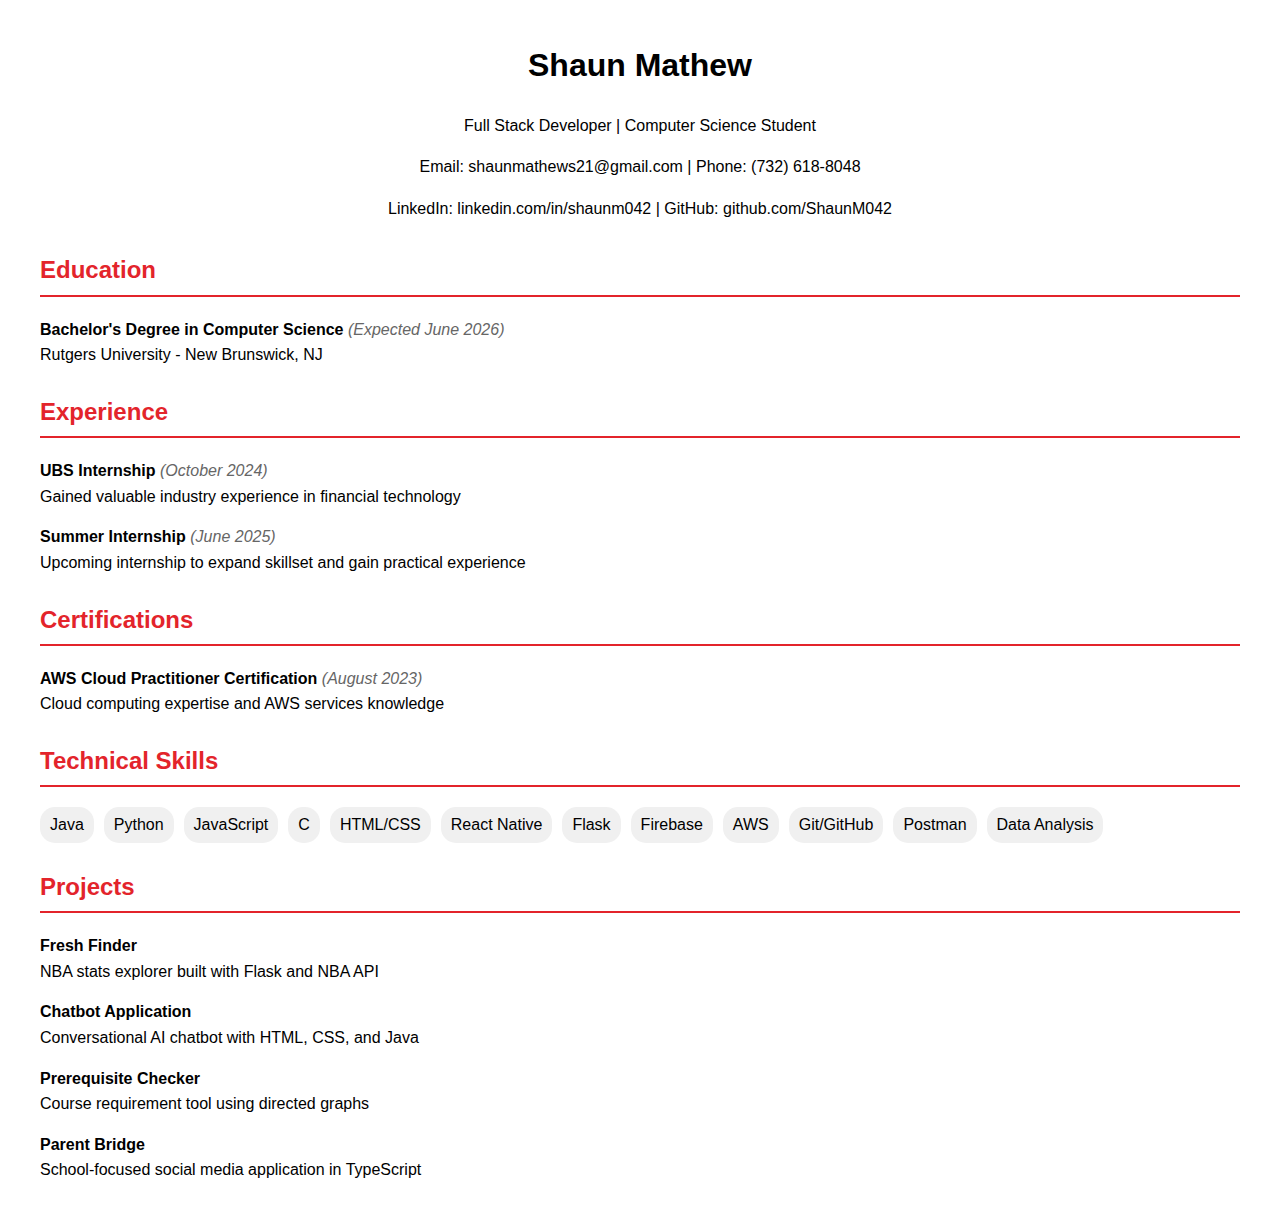
<file: resume.html>
<!DOCTYPE html>
<html>
<head>
    <title>Shaun Mathew - Resume</title>
    <style>
        body { font-family: Arial, sans-serif; margin: 40px; line-height: 1.6; }
        .header { text-align: center; margin-bottom: 30px; }
        .section { margin-bottom: 25px; }
        .section h2 { color: #E3242B; border-bottom: 2px solid #E3242B; padding-bottom: 5px; }
        .experience-item { margin-bottom: 15px; }
        .date { font-style: italic; color: #666; }
        .skills { display: flex; flex-wrap: wrap; gap: 10px; }
        .skill { background: #f0f0f0; padding: 5px 10px; border-radius: 15px; }
    </style>
</head>
<body>
    <div class="header">
        <h1>Shaun Mathew</h1>
        <p>Full Stack Developer | Computer Science Student</p>
        <p>Email: shaunmathews21@gmail.com | Phone: (732) 618-8048</p>
        <p>LinkedIn: linkedin.com/in/shaunm042 | GitHub: github.com/ShaunM042</p>
    </div>

    <div class="section">
        <h2>Education</h2>
        <div class="experience-item">
            <strong>Bachelor's Degree in Computer Science</strong> <span class="date">(Expected June 2026)</span><br>
            Rutgers University - New Brunswick, NJ
        </div>
    </div>

    <div class="section">
        <h2>Experience</h2>
        <div class="experience-item">
            <strong>UBS Internship</strong> <span class="date">(October 2024)</span><br>
            Gained valuable industry experience in financial technology
        </div>
        <div class="experience-item">
            <strong>Summer Internship</strong> <span class="date">(June 2025)</span><br>
            Upcoming internship to expand skillset and gain practical experience
        </div>
    </div>

    <div class="section">
        <h2>Certifications</h2>
        <div class="experience-item">
            <strong>AWS Cloud Practitioner Certification</strong> <span class="date">(August 2023)</span><br>
            Cloud computing expertise and AWS services knowledge
        </div>
    </div>

    <div class="section">
        <h2>Technical Skills</h2>
        <div class="skills">
            <span class="skill">Java</span>
            <span class="skill">Python</span>
            <span class="skill">JavaScript</span>
            <span class="skill">C</span>
            <span class="skill">HTML/CSS</span>
            <span class="skill">React Native</span>
            <span class="skill">Flask</span>
            <span class="skill">Firebase</span>
            <span class="skill">AWS</span>
            <span class="skill">Git/GitHub</span>
            <span class="skill">Postman</span>
            <span class="skill">Data Analysis</span>
        </div>
    </div>

    <div class="section">
        <h2>Projects</h2>
        <div class="experience-item">
            <strong>Fresh Finder</strong><br>
            NBA stats explorer built with Flask and NBA API
        </div>
        <div class="experience-item">
            <strong>Chatbot Application</strong><br>
            Conversational AI chatbot with HTML, CSS, and Java
        </div>
        <div class="experience-item">
            <strong>Prerequisite Checker</strong><br>
            Course requirement tool using directed graphs
        </div>
        <div class="experience-item">
            <strong>Parent Bridge</strong><br>
            School-focused social media application in TypeScript
        </div>
    </div>
</body>
</html>
</file>
